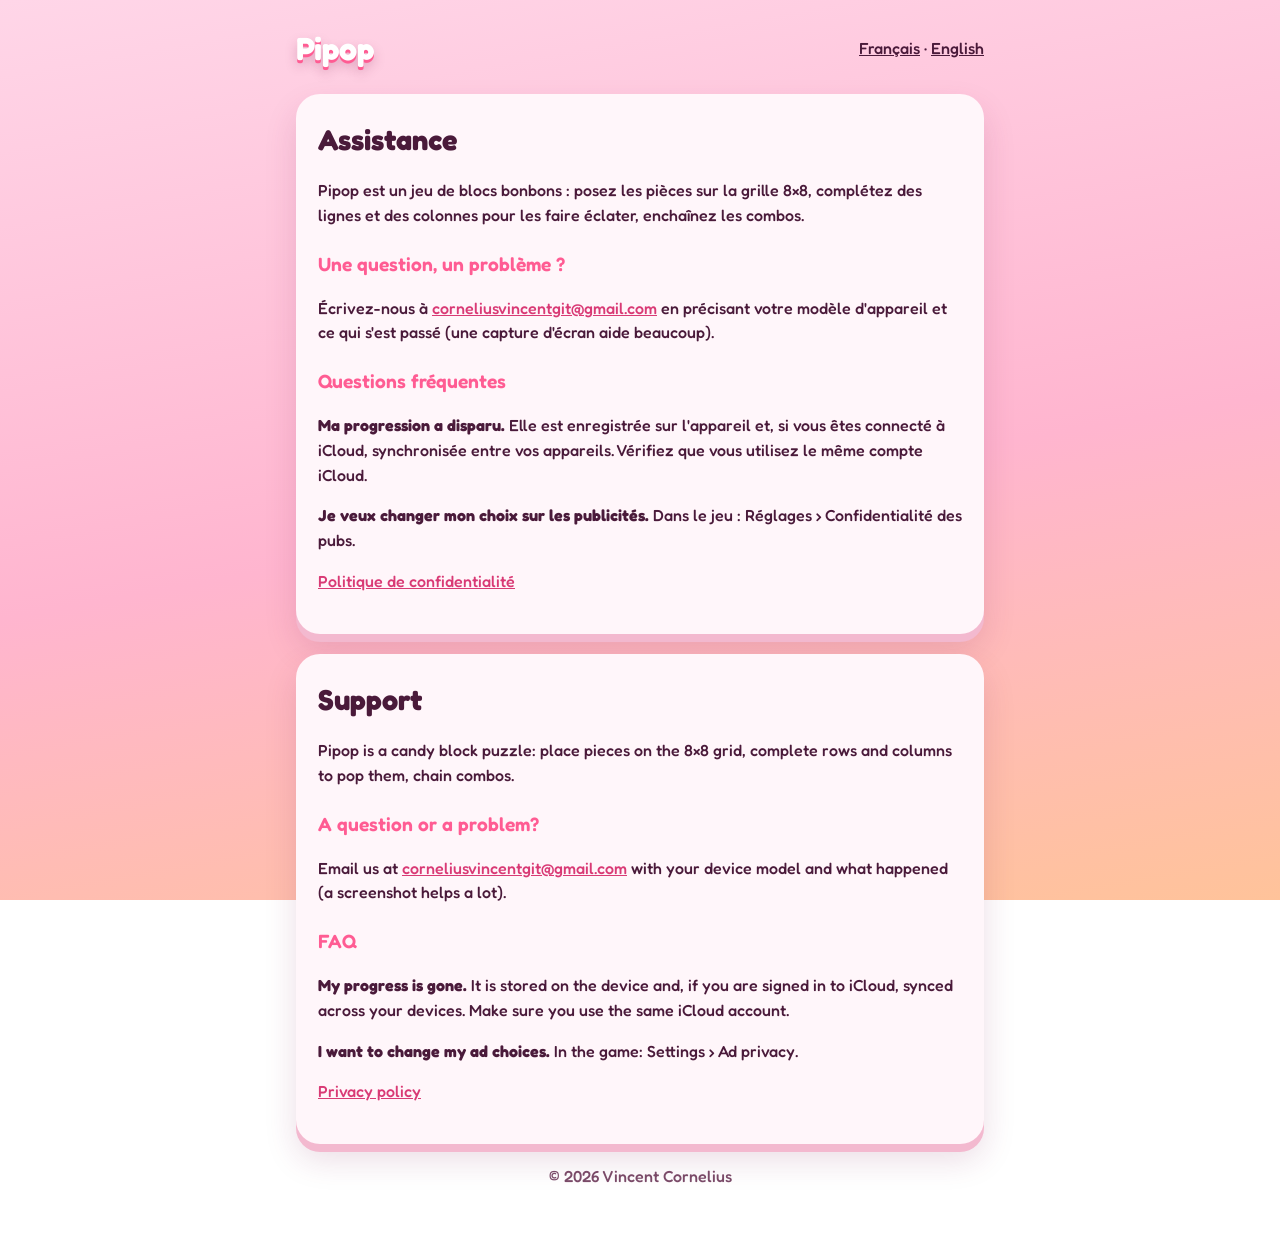
<file: index.html>
<!doctype html>
<html lang="fr">
<head>
<meta charset="utf-8">
<meta name="viewport" content="width=device-width, initial-scale=1">
<title>Pipop : assistance / Support</title>
<link rel="stylesheet" href="style.css">
</head>
<body>
<main>
  <header>
    <span class="logo">Pipop</span>
    <nav><a href="#fr">Français</a> · <a href="#en">English</a></nav>
  </header>

  <article id="fr" lang="fr">
    <h1>Assistance</h1>
    <p>Pipop est un jeu de blocs bonbons : posez les pièces sur la grille 8×8, complétez des lignes et des colonnes pour les faire éclater, enchaînez les combos.</p>
    <h2>Une question, un problème ?</h2>
    <p>Écrivez-nous à <a href="mailto:corneliusvincentgit@gmail.com?subject=Pipop">corneliusvincentgit@gmail.com</a> en précisant votre modèle d'appareil et ce qui s'est passé (une capture d'écran aide beaucoup).</p>
    <h2>Questions fréquentes</h2>
    <p><strong>Ma progression a disparu.</strong> Elle est enregistrée sur l'appareil et, si vous êtes connecté à iCloud, synchronisée entre vos appareils. Vérifiez que vous utilisez le même compte iCloud.</p>
    <p><strong>Je veux changer mon choix sur les publicités.</strong> Dans le jeu : Réglages › Confidentialité des pubs.</p>
    <p><a href="privacy.html">Politique de confidentialité</a></p>
  </article>

  <article id="en" lang="en">
    <h1>Support</h1>
    <p>Pipop is a candy block puzzle: place pieces on the 8×8 grid, complete rows and columns to pop them, chain combos.</p>
    <h2>A question or a problem?</h2>
    <p>Email us at <a href="mailto:corneliusvincentgit@gmail.com?subject=Pipop">corneliusvincentgit@gmail.com</a> with your device model and what happened (a screenshot helps a lot).</p>
    <h2>FAQ</h2>
    <p><strong>My progress is gone.</strong> It is stored on the device and, if you are signed in to iCloud, synced across your devices. Make sure you use the same iCloud account.</p>
    <p><strong>I want to change my ad choices.</strong> In the game: Settings › Ad privacy.</p>
    <p><a href="privacy.html#en">Privacy policy</a></p>
  </article>
  <footer>© 2026 Vincent Cornelius</footer>
</main>
</body>
</html>
</file>
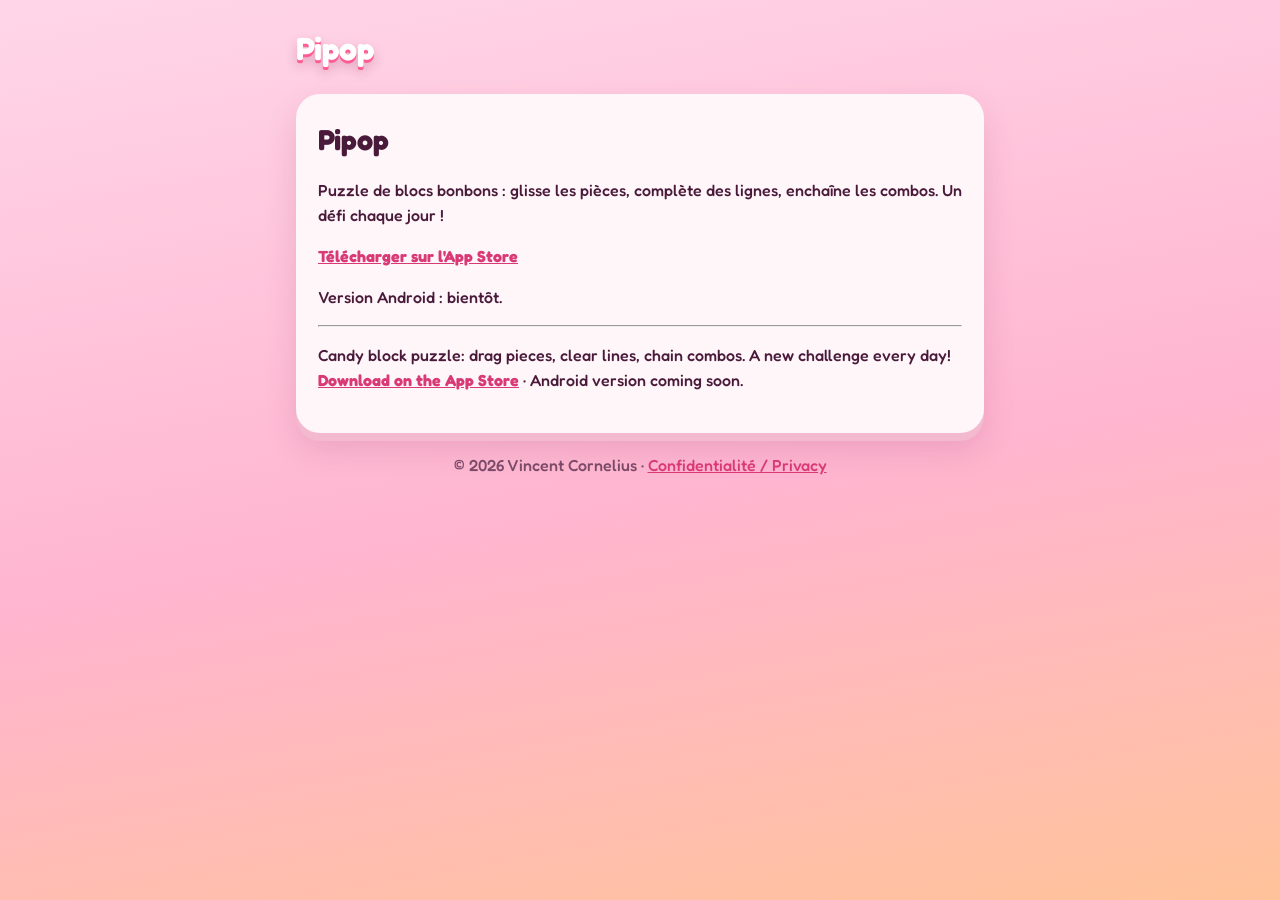
<file: app.html>
<!doctype html>
<html lang="fr">
<head>
<meta charset="utf-8">
<meta name="viewport" content="width=device-width, initial-scale=1">
<title>Pipop : puzzle de blocs bonbons</title>
<meta name="description" content="Glisse des blocs bonbons, complète des lignes, enchaîne les combos. Un défi chaque jour !">
<meta property="og:title" content="Pipop : puzzle de blocs bonbons">
<meta property="og:description" content="Tu peux battre mon score ? Télécharge Pipop gratuitement.">
<meta property="og:image" content="https://cornelius-bobcat.github.io/pipop-legal/icon.png">
<meta property="og:url" content="https://cornelius-bobcat.github.io/pipop-legal/app.html">
<meta name="twitter:card" content="summary">
<meta name="apple-itunes-app" content="app-id=6832731435">
<link rel="stylesheet" href="style.css">
<script>
  // Lien de partage du score : iPhone, iPad et Mac vont directement sur l'App Store.
  // Android : pas encore de version, la page reste affichée (à remplacer par Google Play le moment venu).
  (function () {
    var APP_STORE = 'https://apps.apple.com/app/id6832731435';
    var ua = navigator.userAgent || '';
    var apple = /iPhone|iPad|iPod|Macintosh/.test(ua);
    if (apple) location.replace(APP_STORE);
  })();
</script>
</head>
<body>
<main>
  <header><span class="logo">Pipop</span></header>
  <article>
    <h1>Pipop</h1>
    <p>Puzzle de blocs bonbons : glisse les pièces, complète des lignes, enchaîne les combos. Un défi chaque jour !</p>
    <p><a href="https://apps.apple.com/app/id6832731435"><strong>Télécharger sur l'App Store</strong></a></p>
    <p>Version Android : bientôt.</p>
    <hr>
    <p lang="en">Candy block puzzle: drag pieces, clear lines, chain combos. A new challenge every day!<br>
    <a href="https://apps.apple.com/app/id6832731435"><strong>Download on the App Store</strong></a> · Android version coming soon.</p>
  </article>
  <footer>© 2026 Vincent Cornelius · <a href="privacy.html">Confidentialité / Privacy</a></footer>
</main>
</body>
</html>
</file>
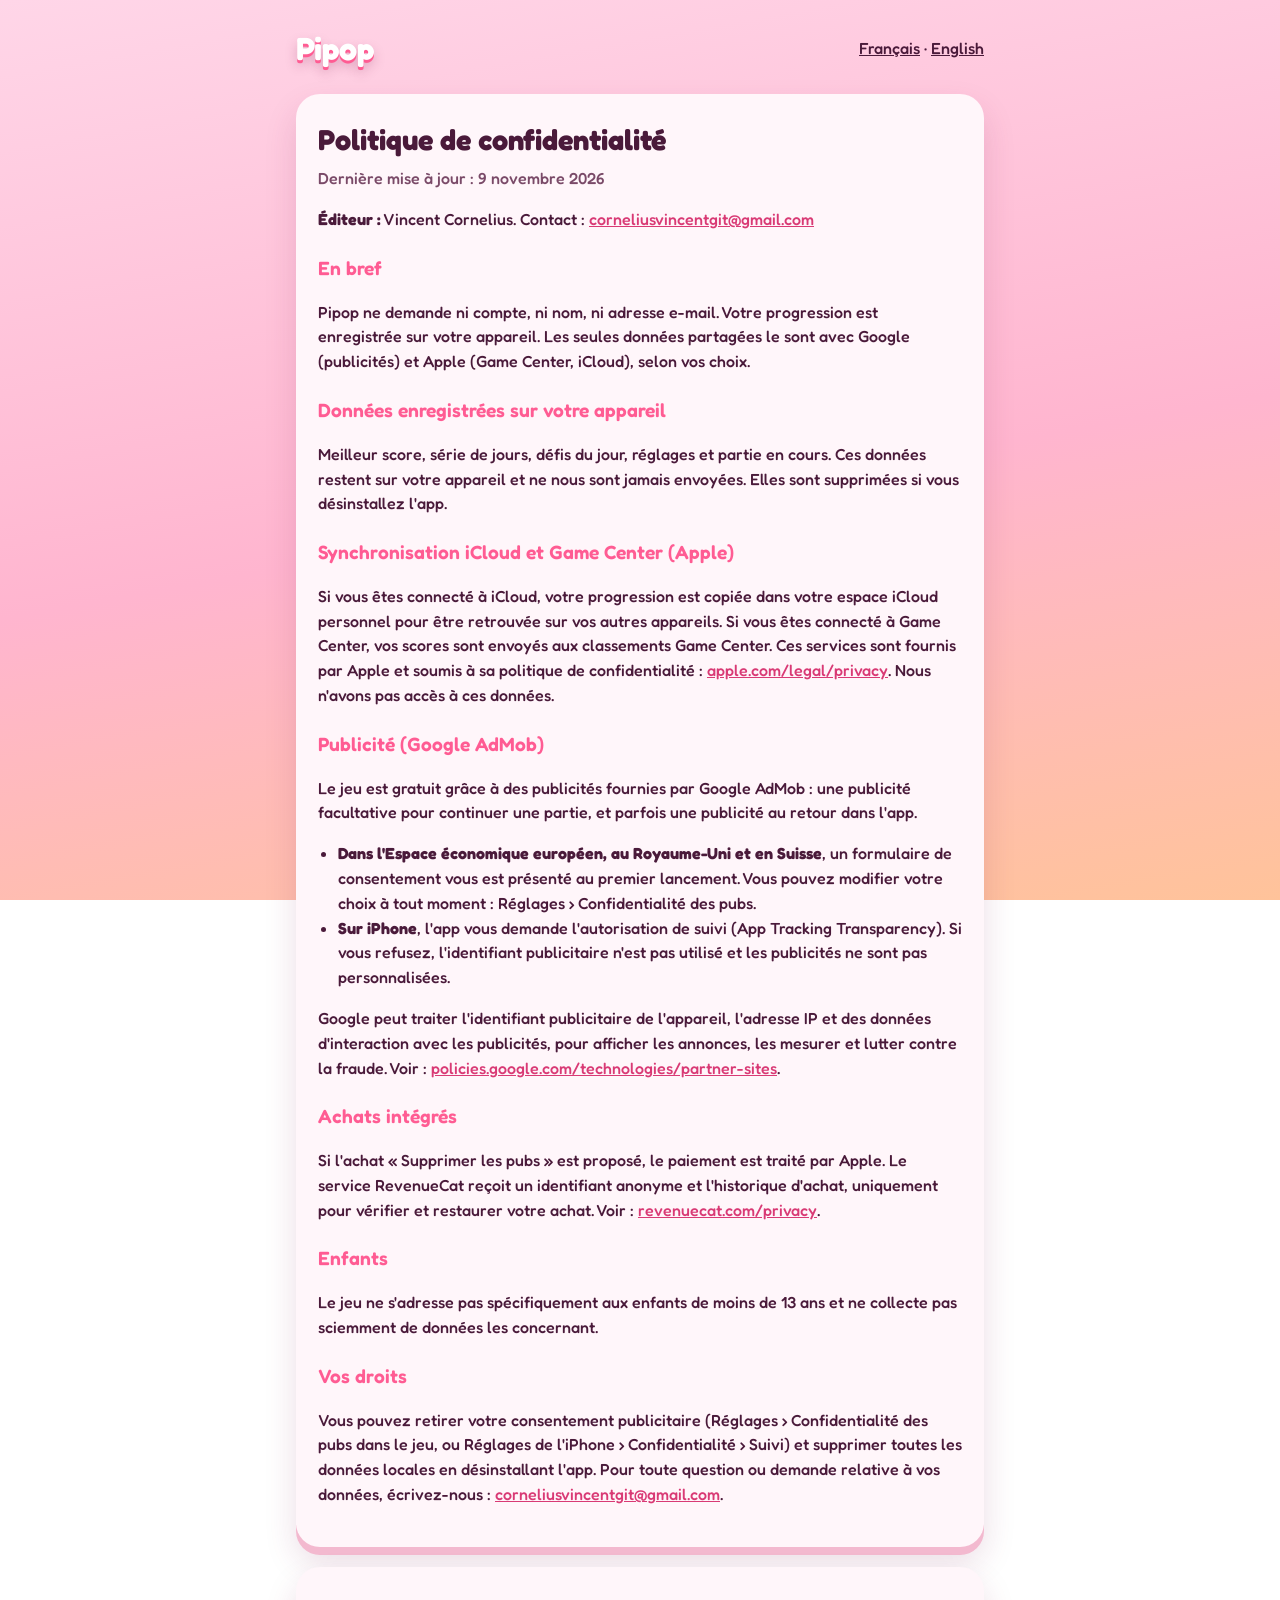
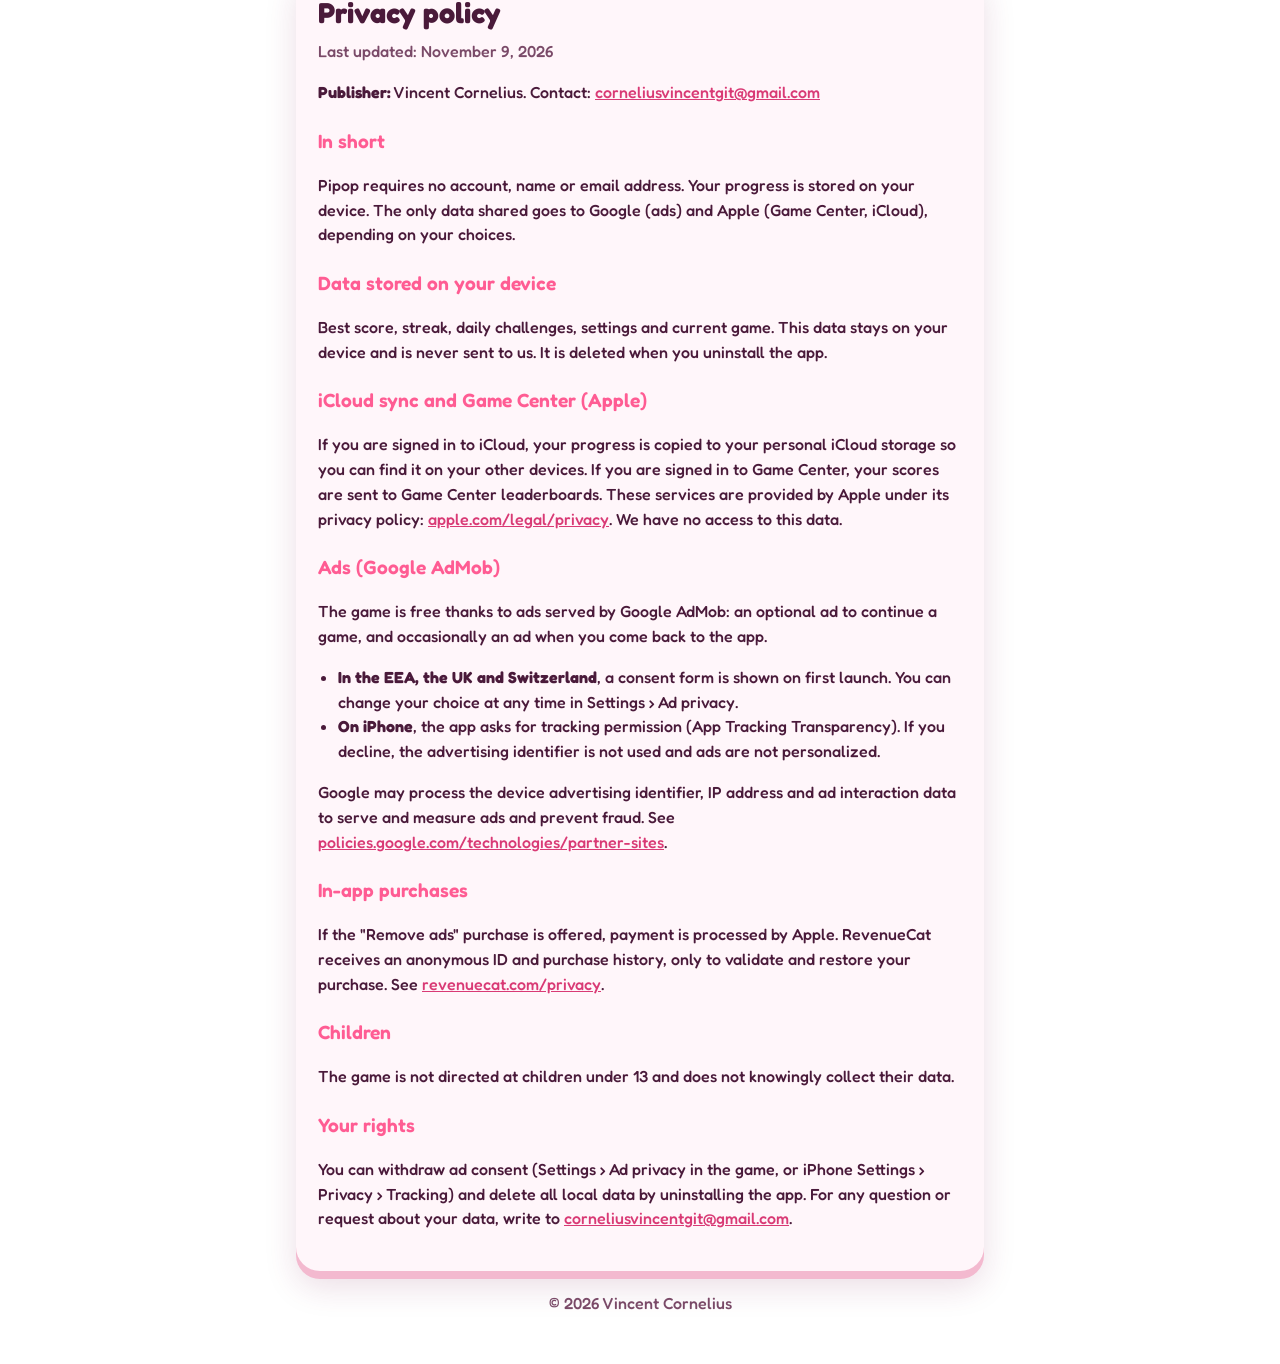
<file: privacy.html>
<!doctype html>
<html lang="fr">
<head>
<meta charset="utf-8">
<meta name="viewport" content="width=device-width, initial-scale=1">
<title>Pipop : politique de confidentialité / Privacy policy</title>
<link rel="stylesheet" href="style.css">
</head>
<body>
<main>
  <header>
    <a class="logo" href="./">Pipop</a>
    <nav><a href="#fr">Français</a> · <a href="#en">English</a></nav>
  </header>

  <article id="fr" lang="fr">
    <h1>Politique de confidentialité</h1>
    <p class="meta">Dernière mise à jour : 9 novembre 2026</p>
    <p><strong>Éditeur :</strong> Vincent Cornelius. Contact : <a href="mailto:corneliusvincentgit@gmail.com">corneliusvincentgit@gmail.com</a></p>

    <h2>En bref</h2>
    <p>Pipop ne demande ni compte, ni nom, ni adresse e-mail. Votre progression est enregistrée sur votre appareil. Les seules données partagées le sont avec Google (publicités) et Apple (Game Center, iCloud), selon vos choix.</p>

    <h2>Données enregistrées sur votre appareil</h2>
    <p>Meilleur score, série de jours, défis du jour, réglages et partie en cours. Ces données restent sur votre appareil et ne nous sont jamais envoyées. Elles sont supprimées si vous désinstallez l'app.</p>

    <h2>Synchronisation iCloud et Game Center (Apple)</h2>
    <p>Si vous êtes connecté à iCloud, votre progression est copiée dans votre espace iCloud personnel pour être retrouvée sur vos autres appareils. Si vous êtes connecté à Game Center, vos scores sont envoyés aux classements Game Center. Ces services sont fournis par Apple et soumis à sa politique de confidentialité : <a href="https://www.apple.com/legal/privacy/">apple.com/legal/privacy</a>. Nous n'avons pas accès à ces données.</p>

    <h2>Publicité (Google AdMob)</h2>
    <p>Le jeu est gratuit grâce à des publicités fournies par Google AdMob : une publicité facultative pour continuer une partie, et parfois une publicité au retour dans l'app.</p>
    <ul>
      <li><strong>Dans l'Espace économique européen, au Royaume-Uni et en Suisse</strong>, un formulaire de consentement vous est présenté au premier lancement. Vous pouvez modifier votre choix à tout moment : Réglages › Confidentialité des pubs.</li>
      <li><strong>Sur iPhone</strong>, l'app vous demande l'autorisation de suivi (App Tracking Transparency). Si vous refusez, l'identifiant publicitaire n'est pas utilisé et les publicités ne sont pas personnalisées.</li>
    </ul>
    <p>Google peut traiter l'identifiant publicitaire de l'appareil, l'adresse IP et des données d'interaction avec les publicités, pour afficher les annonces, les mesurer et lutter contre la fraude. Voir : <a href="https://policies.google.com/technologies/partner-sites">policies.google.com/technologies/partner-sites</a>.</p>

    <h2>Achats intégrés</h2>
    <p>Si l'achat « Supprimer les pubs » est proposé, le paiement est traité par Apple. Le service RevenueCat reçoit un identifiant anonyme et l'historique d'achat, uniquement pour vérifier et restaurer votre achat. Voir : <a href="https://www.revenuecat.com/privacy">revenuecat.com/privacy</a>.</p>

    <h2>Enfants</h2>
    <p>Le jeu ne s'adresse pas spécifiquement aux enfants de moins de 13 ans et ne collecte pas sciemment de données les concernant.</p>

    <h2>Vos droits</h2>
    <p>Vous pouvez retirer votre consentement publicitaire (Réglages › Confidentialité des pubs dans le jeu, ou Réglages de l'iPhone › Confidentialité › Suivi) et supprimer toutes les données locales en désinstallant l'app. Pour toute question ou demande relative à vos données, écrivez-nous : <a href="mailto:corneliusvincentgit@gmail.com">corneliusvincentgit@gmail.com</a>.</p>
  </article>

  <article id="en" lang="en">
    <h1>Privacy policy</h1>
    <p class="meta">Last updated: November 9, 2026</p>
    <p><strong>Publisher:</strong> Vincent Cornelius. Contact: <a href="mailto:corneliusvincentgit@gmail.com">corneliusvincentgit@gmail.com</a></p>

    <h2>In short</h2>
    <p>Pipop requires no account, name or email address. Your progress is stored on your device. The only data shared goes to Google (ads) and Apple (Game Center, iCloud), depending on your choices.</p>

    <h2>Data stored on your device</h2>
    <p>Best score, streak, daily challenges, settings and current game. This data stays on your device and is never sent to us. It is deleted when you uninstall the app.</p>

    <h2>iCloud sync and Game Center (Apple)</h2>
    <p>If you are signed in to iCloud, your progress is copied to your personal iCloud storage so you can find it on your other devices. If you are signed in to Game Center, your scores are sent to Game Center leaderboards. These services are provided by Apple under its privacy policy: <a href="https://www.apple.com/legal/privacy/">apple.com/legal/privacy</a>. We have no access to this data.</p>

    <h2>Ads (Google AdMob)</h2>
    <p>The game is free thanks to ads served by Google AdMob: an optional ad to continue a game, and occasionally an ad when you come back to the app.</p>
    <ul>
      <li><strong>In the EEA, the UK and Switzerland</strong>, a consent form is shown on first launch. You can change your choice at any time in Settings › Ad privacy.</li>
      <li><strong>On iPhone</strong>, the app asks for tracking permission (App Tracking Transparency). If you decline, the advertising identifier is not used and ads are not personalized.</li>
    </ul>
    <p>Google may process the device advertising identifier, IP address and ad interaction data to serve and measure ads and prevent fraud. See <a href="https://policies.google.com/technologies/partner-sites">policies.google.com/technologies/partner-sites</a>.</p>

    <h2>In-app purchases</h2>
    <p>If the "Remove ads" purchase is offered, payment is processed by Apple. RevenueCat receives an anonymous ID and purchase history, only to validate and restore your purchase. See <a href="https://www.revenuecat.com/privacy">revenuecat.com/privacy</a>.</p>

    <h2>Children</h2>
    <p>The game is not directed at children under 13 and does not knowingly collect their data.</p>

    <h2>Your rights</h2>
    <p>You can withdraw ad consent (Settings › Ad privacy in the game, or iPhone Settings › Privacy › Tracking) and delete all local data by uninstalling the app. For any question or request about your data, write to <a href="mailto:corneliusvincentgit@gmail.com">corneliusvincentgit@gmail.com</a>.</p>
  </article>
  <footer>© 2026 Vincent Cornelius</footer>
</main>
</body>
</html>
</file>
<file: style.css>
@import url('https://fonts.googleapis.com/css2?family=Fredoka:wght@500;600;700&display=swap');

:root {
  --ink: #4a1a3a;
  --soft: #7a4a68;
  --pink: #ff5c93;
  --card: #fff6fa;
}
* { box-sizing: border-box; }
body {
  margin: 0;
  font-family: 'Fredoka', system-ui, sans-serif;
  font-weight: 500;
  color: var(--ink);
  background: linear-gradient(170deg, #ffd6e8 0%, #ffb5cf 55%, #ffc39a 100%) fixed;
  line-height: 1.55;
}
main { max-width: 720px; margin: 0 auto; padding: 24px 16px 48px; }
header { display: flex; justify-content: space-between; align-items: center; gap: 12px; flex-wrap: wrap; margin-bottom: 20px; }
.logo { font-size: 2rem; font-weight: 700; color: #fff; text-decoration: none; text-shadow: 0 3px 0 var(--pink), 0 6px 12px rgba(122, 30, 80, 0.25); }
nav a { color: var(--ink); }
article { background: var(--card); border-radius: 24px; padding: 24px 22px; margin-bottom: 20px; box-shadow: 0 8px 0 #f3b9cf, 0 16px 32px rgba(122, 30, 80, 0.15); }
h1 { margin: 0 0 4px; font-weight: 700; font-size: 1.8rem; }
h2 { font-weight: 600; font-size: 1.2rem; margin: 22px 0 6px; color: var(--pink); }
.meta { color: var(--soft); margin-top: 0; }
a { color: #d93a75; overflow-wrap: anywhere; }
ul { padding-left: 20px; }
footer { text-align: center; color: var(--soft); }
</file>
